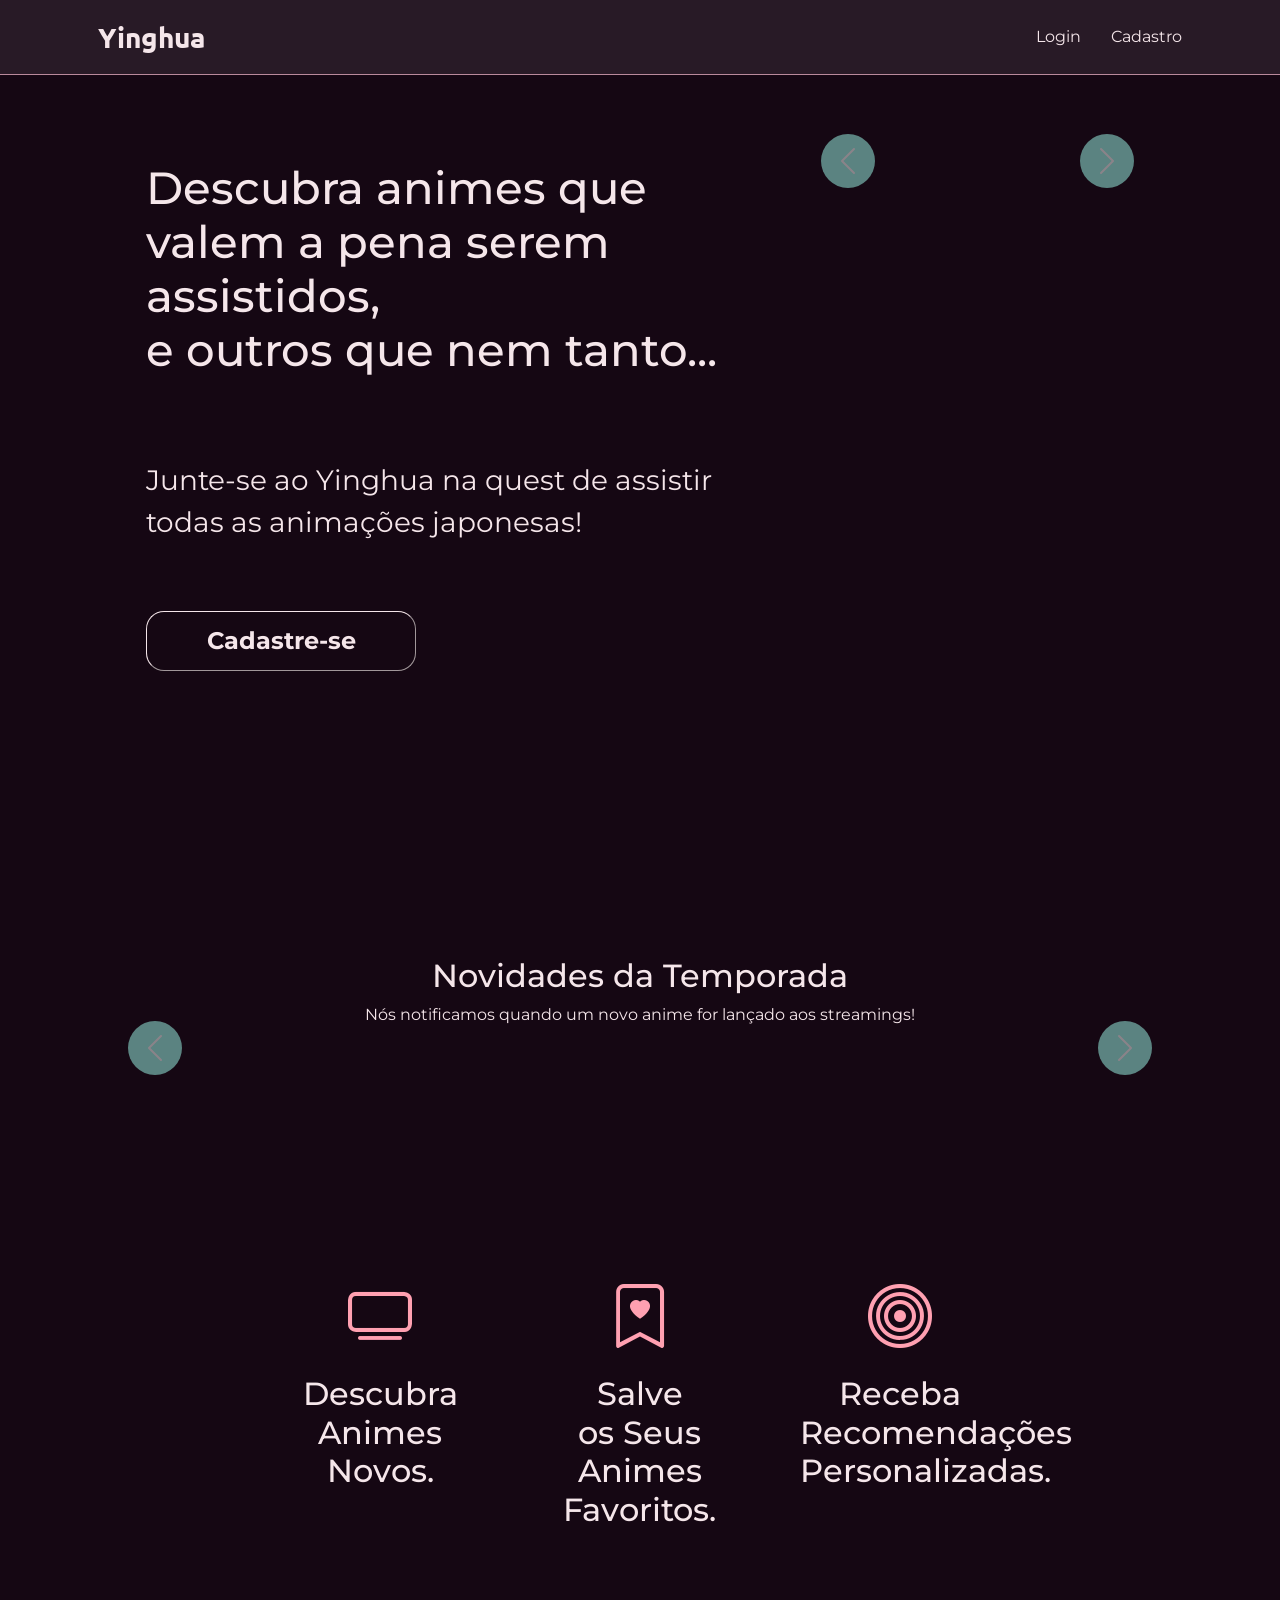
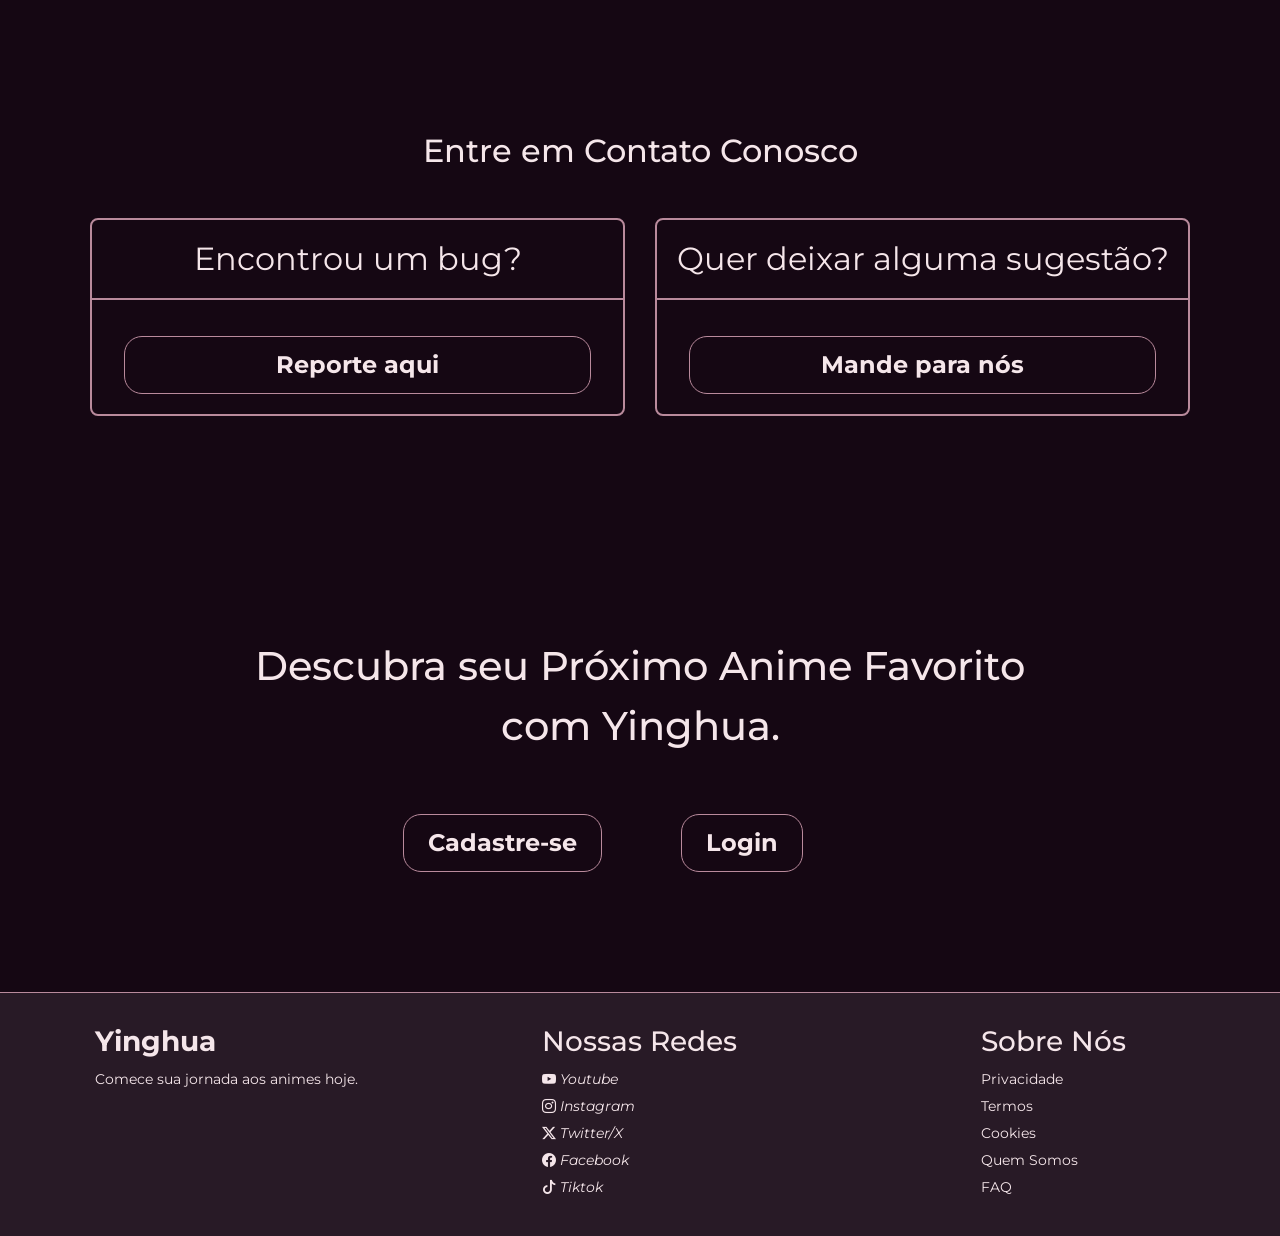
<file: pages/index.html>
<!DOCTYPE html>
<html lang="pt-BR">
<head>
    <meta charset="UTF-8">
    <meta name="viewport" content="width=device-width, initial-scale=1.0">
    <title>Project Yinghua</title>
    <link rel="stylesheet" href="../css/main.css">
    <link rel="stylesheet" href="https://cdn.jsdelivr.net/npm/bootstrap-icons@1.11.3/font/bootstrap-icons.min.css">
    <script src="https://code.jquery.com/jquery-3.7.1.min.js"></script>
    <script src="../js/components/header.js"></script>
    <script src="../js/components/footer.js"></script>
    <script src="../js/services/anilist.js" defer></script>
    <script src="../js/components/button.js" defer></script>
    <script src="../js/components/carousel.js" defer></script>
</head>
<body>

    <site-header></site-header>

    <main class="principal">
        <section class="hero">
            <div class="hero-texto">
                <h1>Descubra animes que valem a pena serem assistidos,<br> e outros que nem tanto...</h1>
                <p>Junte-se ao Yinghua na quest de assistir todas as animações japonesas!</p>
                <button class="btn-hero redirect" value="cadastro">Cadastre-se</button>
            </div>
            <div id="carousel-hero" class="carousel slide" data-bs-ride="carousel">
                <div id="carousel-hero-inner" class="carousel-inner"></div>
                <button class="carousel-control-prev" type="button" data-bs-target="#carousel-hero" data-bs-slide="prev">
                    <span class="carousel-control-prev-icon" aria-hidden="true"></span>
                    <span class="visually-hidden">Voltar</span>
                </button>
                <button class="carousel-control-next" type="button" data-bs-target="#carousel-hero" data-bs-slide="next">
                    <span class="carousel-control-next-icon" aria-hidden="true"></span>
                    <span class="visually-hidden">Próximo</span>
                </button>
            </div>
            </div>
        </section>
        <section class="novidades">
            <div>
                <h2>Novidades da Temporada</h2>
                <p>Nós notificamos quando um novo anime for lançado aos streamings!</p>
            </div>
            <div id="carousel-novidades" class="carousel" data-bs-ride="carousel">
                <div id="carousel-novidades-inner" class="carousel-inner">
                </div>
                <button class="carousel-control-prev" type="button" data-bs-target="#carousel-novidades" data-bs-slide="prev">
                    <span class="carousel-control-prev-icon" aria-hidden="true"></span>
                    <span class="visually-hidden">Voltar</span>
                </button>
                <button class="carousel-control-next" type="button" data-bs-target="#carousel-novidades" data-bs-slide="next">
                    <span class="carousel-control-next-icon" aria-hidden="true"></span>
                    <span class="visually-hidden">Próximo</span>
                </button>
            </div>
        </section>
        <section class="descricao">
            <div class="descricao-container">
                <i class="bi bi-tv"></i>
                <h2>Descubra<br> Animes Novos.</h2>
            </div>
            <div class="descricao-container">
                <i class="bi bi-bookmark-heart"></i>
                <h2>Salve<br> os Seus Animes Favoritos.</h2>
            </div>
            <div class="descricao-container">
                <i class="bi bi-bullseye"></i>
                <h2>Receba<br> Recomendações Personalizadas.</h2>
            </div>
        </section>
        <section class="contato">
            <h2>Entre em Contato Conosco</h2>
            <div class="contato-forms">
                <div class="contato-container">
                    <p>Encontrou um bug?</p>
                    <div class="container-interno">
                        <button class="btn redirect" value="contato">Reporte aqui</button>
                    </div>
                </div>
                <div class="contato-container">
                    <p>Quer deixar alguma sugestão?</p>
                    <div class="container-interno">
                        <button class="btn redirect" value="sugestao">Mande para nós</button>
                    </div>
                </div>
            </div>
        </section>
        <section class="cta">
            <h2>Descubra seu Próximo Anime Favorito<br> com Yinghua.</h2>
            <div class="cta-buttons">
                <button class="btn redirect" value="cadastro">Cadastre-se</button>
                <button class="btn redirect" value="login">Login</button>
            </div>
        </section>
    </main>

    <site-footer></site-footer>
    <script src="https://cdn.jsdelivr.net/npm/bootstrap@5.3.8/dist/js/bootstrap.bundle.min.js"></script>
</body>
</html>
</file>
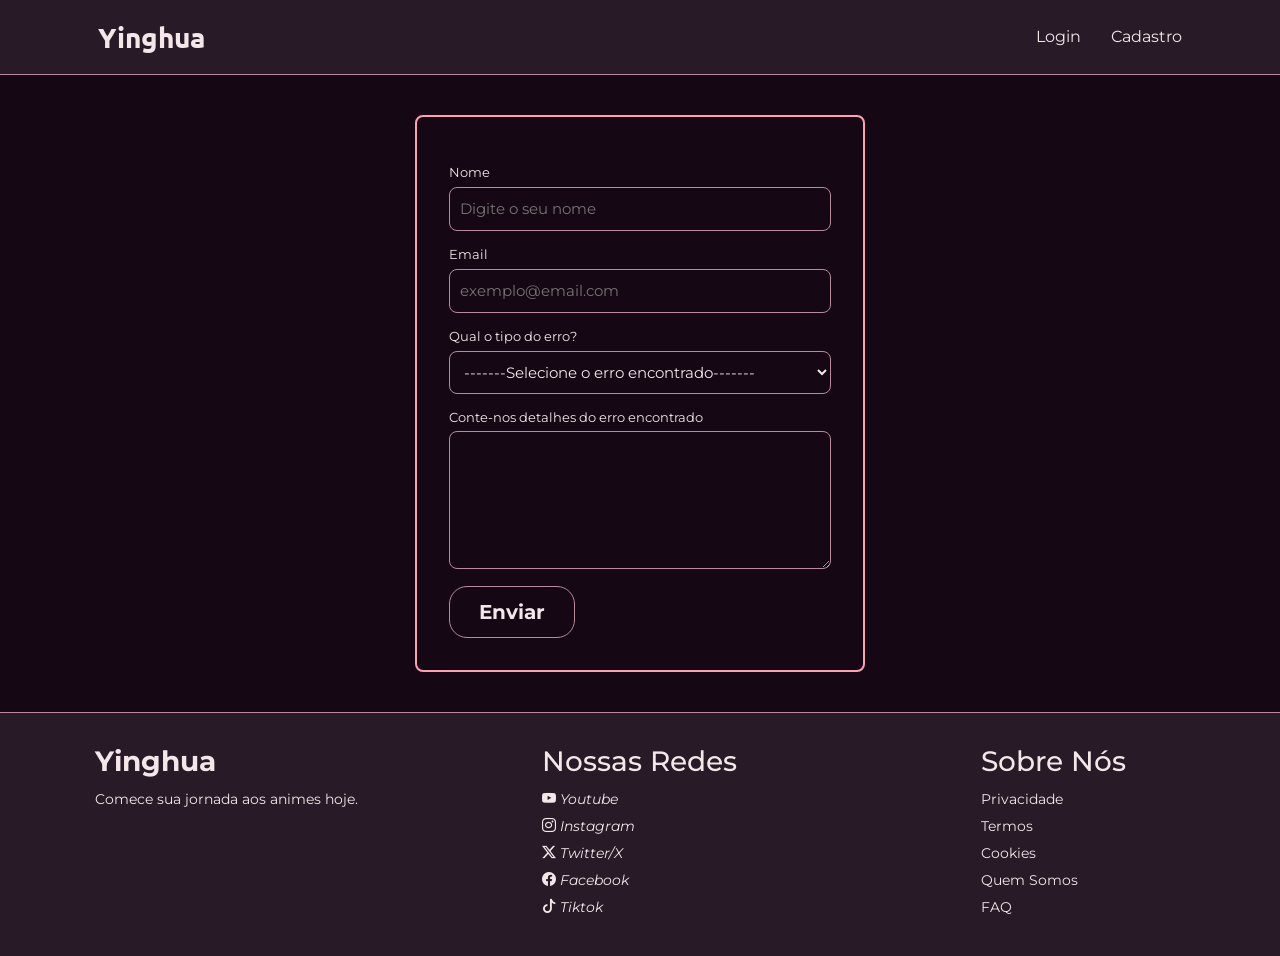
<file: pages/bug-report.html>
<!DOCTYPE html>
<html lang="pt-BR">
<head>
    <meta charset="UTF-8">
    <meta name="viewport" content="width=device-width, initial-scale=1.0">
    <title>Reporte de Bugs</title>
    <link rel="stylesheet" href="../css/main.css">
    <link rel="stylesheet" href="https://cdn.jsdelivr.net/npm/bootstrap-icons@1.11.3/font/bootstrap-icons.min.css">
    <script src="../js/components/header.js"></script>
    <script src="../js/components/footer.js"></script>
    <script src="../js/components/button.js" defer></script>
</head>
<body>
    <site-header></site-header>
    <main class="forms-principal">
        <form action="#" class="form-bugs forms-geral">
            <label for="nome">Nome</label>
            <input type="text" name="nome" id="nome" placeholder="Digite o seu nome" required>
            <br>
            <label for="email">Email</label>
            <input type="email" name="email" id="email" placeholder="exemplo@email.com" required>
            <br>
            <label for="bugs">Qual o tipo do erro?</label>
            <select name="tipo-bug" id="tipo-bug">
                <option value="">-------Selecione o erro encontrado-------</option>
                <option value="visual">Problemas com os visuais/layout</option>
                <option value="performance">Problemas com a performance</option>
                <option value="seguranca">Problemas com a seguranca/privacidade</option>
                <option value="outro">Outro tipo de erro(descreva abaixo)</option>
            </select>
            <br>
            <label for="mensagem">Conte-nos detalhes do erro encontrado</label>
            <textarea name="mensagem-bug" id="mensagem-bug" rows="5" cols="40"></textarea>
            <button type="submit" class="btn enviar">Enviar</button>
        </form>
        
    </main>
    <site-footer></site-footer>
</body>
</html>
</file>
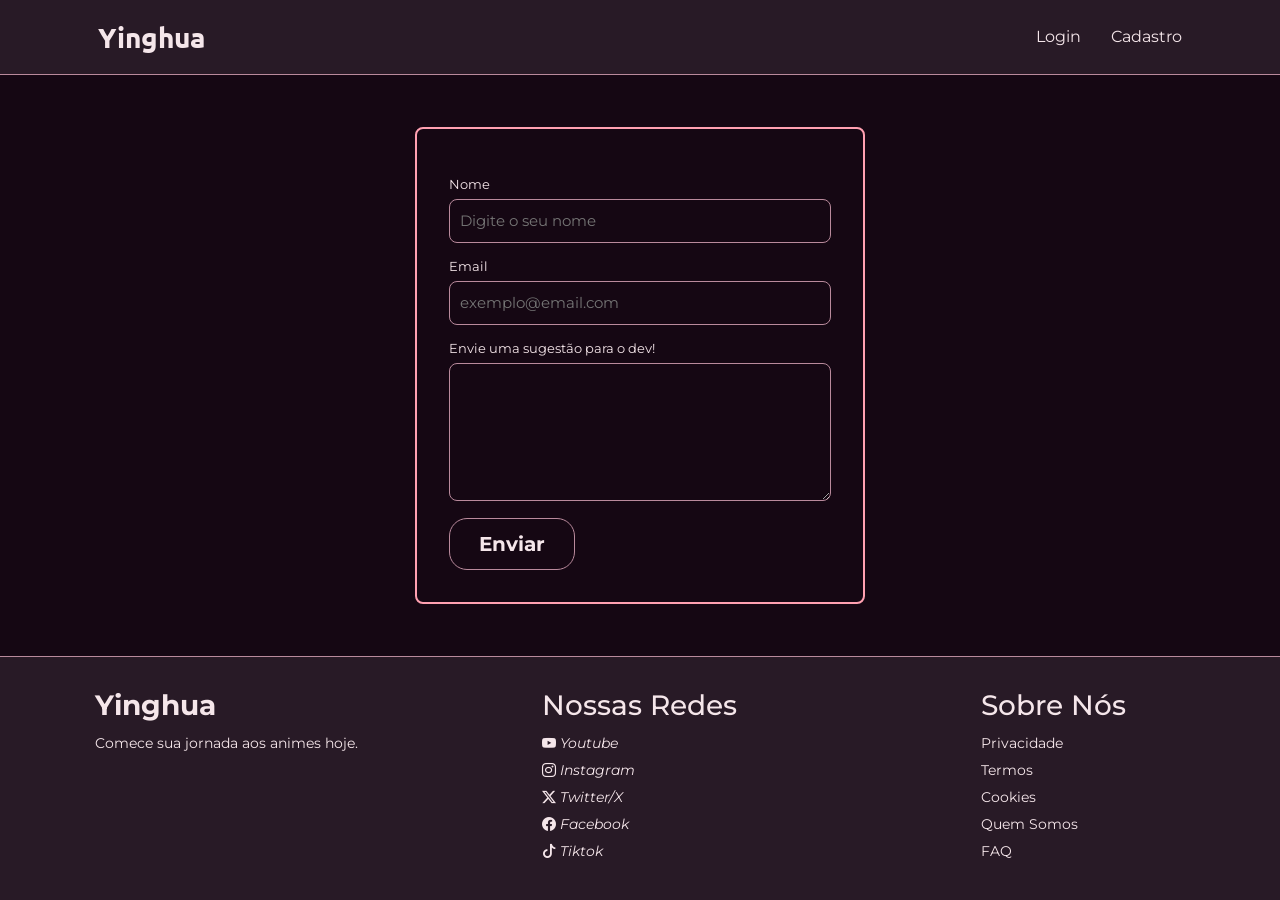
<file: pages/sugestoes.html>
<!DOCTYPE html>
<html lang="pt-BR">
<head>
    <meta charset="UTF-8">
    <meta name="viewport" content="width=device-width, initial-scale=1.0">
    <link rel="stylesheet" href="../css/main.css">
    <link rel="stylesheet" href="https://cdn.jsdelivr.net/npm/bootstrap-icons@1.11.3/font/bootstrap-icons.min.css">
    <script src="../js/components/header.js"></script>
    <script src="../js/components/footer.js"></script>
    <script src="../js/components/button.js" defer></script>
    <title>Sugestões</title>
</head>
<body>
    <site-header></site-header>
    <main class="forms-principal">
        <form action="#" class="form-sugestoes forms-geral">
            <label for="nome">Nome</label>
            <input type="text" name="nome" id="nome" placeholder="Digite o seu nome" required>
            <br>
            <label for="email">Email</label>
            <input type="email" name="email" id="email" placeholder="exemplo@email.com" required>
            <br>
            <label for="mensagem">Envie uma sugestão para o dev!</label>
            <textarea name="mensagem-sugestao" id="mensagem-sugestao" rows="5" cols="35"></textarea>
            <button type="submit" class="btn enviar" id="botao-mensagem">Enviar</button>
        </form>
    </main>
    <site-footer></site-footer>
</body>
</html>
</file>
<file: css/main.css>
@import url("https://cdn.jsdelivr.net/npm/bootstrap@5.3.3/dist/css/bootstrap.min.css");
@import "base/variables.css";
@import "base/reset.css";
@import "layout/grid.css";
@import "layout/header.css";
@import "layout/footer.css";
@import "layout/hero.css";
@import "layout/novidades.css";
@import "layout/descricao.css";
@import "layout/contato.css";
@import "layout/cta.css";
@import "components/forms.css";
@import "components/button.css";
@import "components/logo.css";
@import "components/carousel.css";

@import url('https://fonts.googleapis.com/css2?family=Montserrat:ital,wght@0,100..900;1,100..900&display=swap');
@import url('https://fonts.googleapis.com/css2?family=Montserrat:ital,wght@0,100..900;1,100..900&family=Ubuntu:ital,wght@0,300;0,400;0,500;0,700;1,300;1,400;1,500;1,700&display=swap');
</file>
